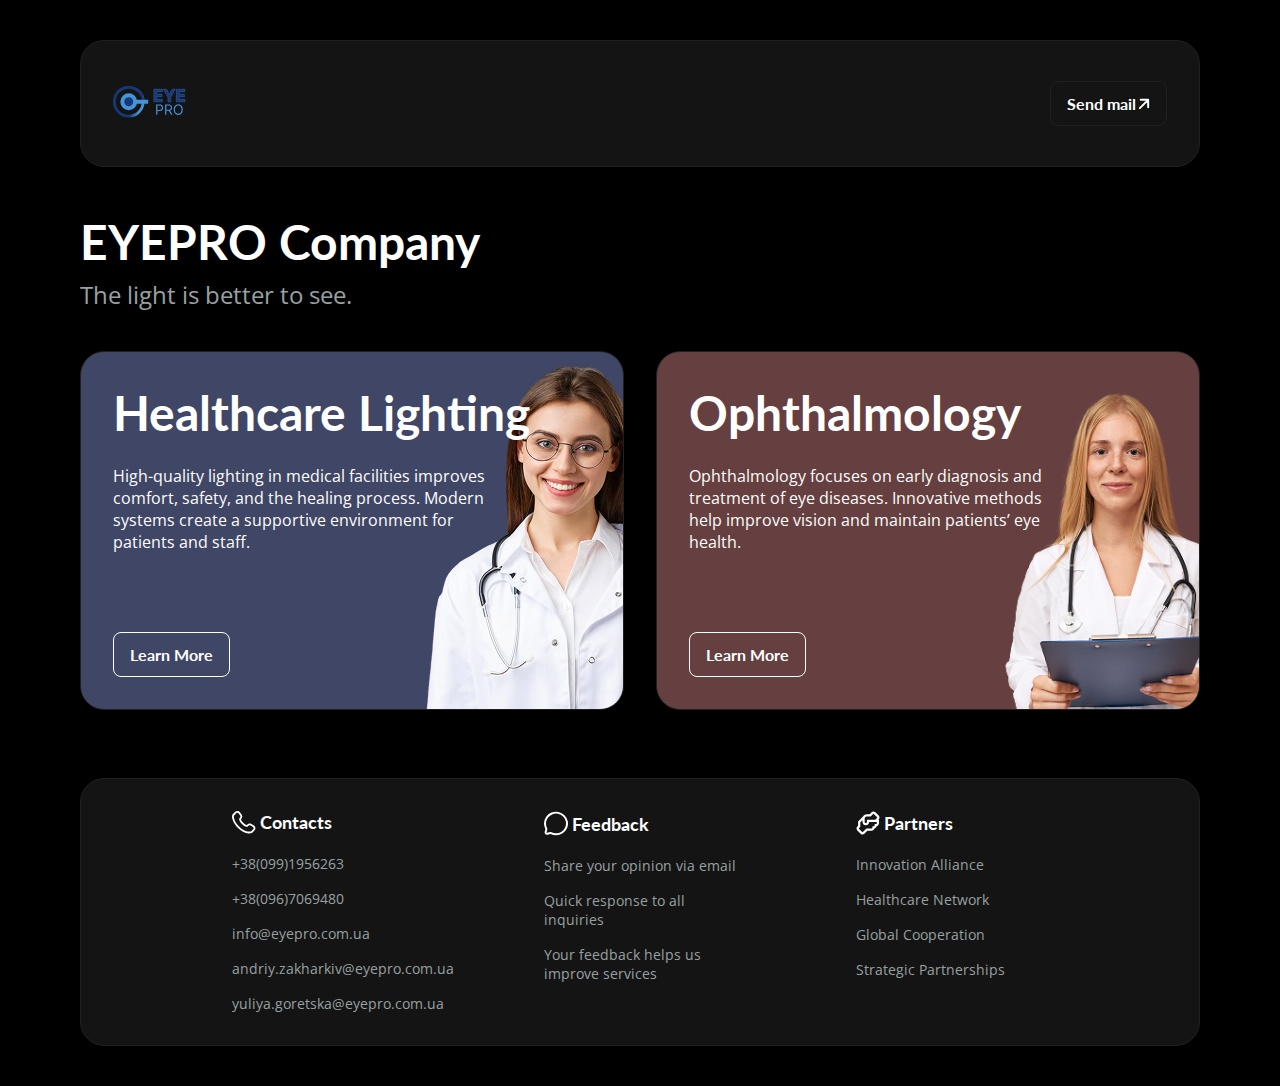
<file: index.html>
<!DOCTYPE html>
<html lang="en">

<head>
  <meta charset="UTF-8">
  <meta name="viewport" content="width=device-width, initial-scale=1.0">
  <link rel="preconnect" href="https://fonts.googleapis.com">
  <link rel="preconnect" href="https://fonts.gstatic.com" crossorigin>
  <link
    href="https://fonts.googleapis.com/css2?family=Lato:ital,wght@0,100;0,300;0,400;0,700;0,900;1,100;1,300;1,400;1,700;1,900&family=Open+Sans:ital,wght@0,300..800;1,300..800&display=swap"
    rel="stylesheet">
  <link rel="stylesheet" href="./style/style.css">
  <title>EYEPRO Company</title>
</head>

<body>
  <div class="container">
    <div class="header">
      <a href="./index.html" class="logo">
        <img class="logo desk" src="./images/logo_desk.svg" alt="logo">
        <img class="logo mob" src="./images/logo_mob.svg" alt="logo">
      </a>
      <a href="mailto:hr@softsvit.com" class="button transparent icon primary">
        <span>Send mail</span>
        <img class="icon" src="./images/icons/icon_arrow.svg" alt="arrow">
      </a>
    </div>
    <section class="content">
      <div class="title">
        EYEPRO Company
      </div>
      <div class="subtitle">
        The light is better to see.
      </div>
      <div class="cards_wrapper pair">
        <div class="card pair violet">
          <div class="title">Healthcare Lighting</div>
          <div class="description">High-quality lighting in medical facilities improves comfort, safety, and the healing
            process. Modern systems create a supportive environment for patients and staff.</div>
          <a class="button secondary transparent" href="./healthcare.html">Learn More</a>
          <img class="card_img" src="./images/cards/worker_1.png" alt="worker">
        </div>
        <div class="card pair burgundy">
          <div class="title">Ophthalmology</div>
          <div class="description">Ophthalmology focuses on early diagnosis and treatment of eye diseases. Innovative
            methods help improve vision and maintain patients’ eye health.</div>
          <a class="button secondary transparent" href="#">Learn More</a>
          <img class="card_img" src="./images/cards/worker_2.png" alt="worker">
        </div>
      </div>
    </section>
    <div class="footer">
      <div class="info">
        <div class="item">
          <div class="title">
            <img class="icon phone" src="./images/icons/phone.svg" alt="phone">
            <span>Contacts</span>
          </div>
          <div class="info_list">
            <div>+38(099)1956263</div>
            <div>+38(096)7069480</div>
            <div>info@eyepro.com.ua</div>
            <div>andriy.zakharkiv@eyepro.com.ua</div>
            <div>yuliya.goretska@eyepro.com.ua</div>
          </div>
        </div>
        <div class="item">
          <div class="title">
            <img class="icon phone" src="./images/icons/chat.svg" alt="chat">
            <span>Feedback</span>
          </div>
          <div class="info_list">
            <div>Share your opinion via email</div>
            <div>Quick response to all inquiries</div>
            <div>Your feedback helps us improve services</div>
          </div>
        </div>
        <div class="item">
          <div class="title">
            <img class="icon phone" src="./images/icons/hand_shaking.svg" alt="hand_shaking">
            <span>Partners</span>
          </div>
          <div class="info_list">
            <div>Innovation Alliance</div>
            <div>Healthcare Network</div>
            <div>Global Cooperation</div>
            <div>Strategic Partnerships</div>
          </div>
        </div>
      </div>
    </div>
  </div>
</body>

</html>
</file>
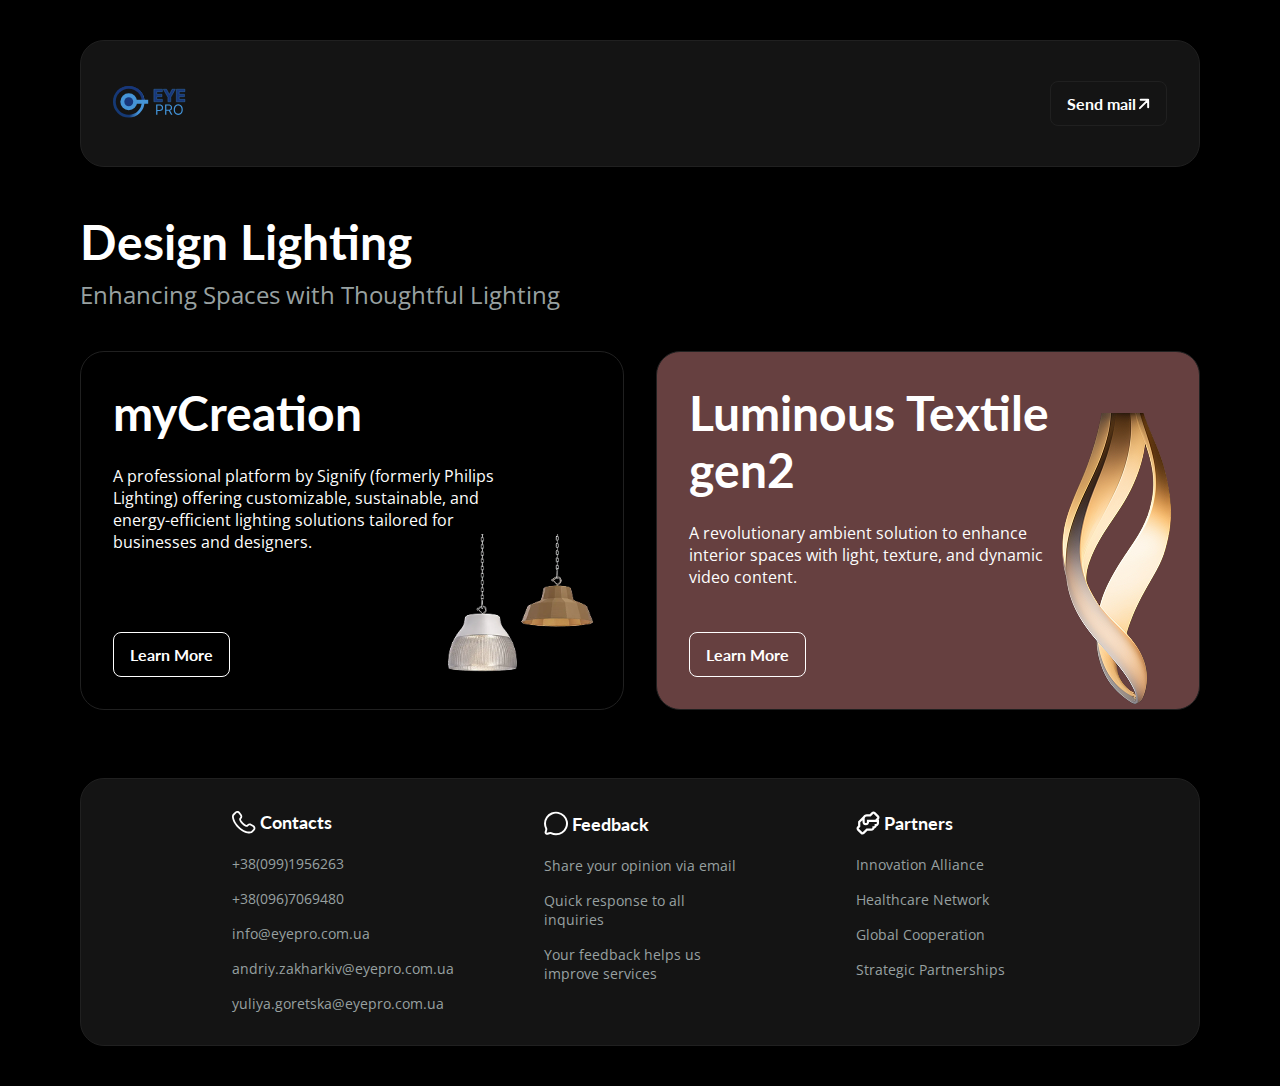
<file: design_lighting.html>
<!DOCTYPE html>
<html lang="en">

<head>
  <meta charset="UTF-8">
  <meta name="viewport" content="width=device-width, initial-scale=1.0">
  <link rel="preconnect" href="https://fonts.googleapis.com">
  <link rel="preconnect" href="https://fonts.gstatic.com" crossorigin>
  <link
    href="https://fonts.googleapis.com/css2?family=Lato:ital,wght@0,100;0,300;0,400;0,700;0,900;1,100;1,300;1,400;1,700;1,900&family=Open+Sans:ital,wght@0,300..800;1,300..800&display=swap"
    rel="stylesheet">
  <link rel="stylesheet" href="./style/style.css">
  <title>EYEPRO Company</title>
</head>

<body>
  <div class="container">
    <div class="header">
      <a href="./index.html" class="logo">
        <img class="logo desk" src="./images/logo_desk.svg" alt="logo">
        <img class="logo mob" src="./images/logo_mob.svg" alt="logo">
      </a>
      <a href="mailto:hr@softsvit.com" class="button transparent icon primary">
        <span>Send mail</span>
        <img class="icon" src="./images/icons/icon_arrow.svg" alt="arrow">
      </a>
    </div>
    <section class="content">
      <div class="title">
        Design Lighting
      </div>
      <div class="subtitle">
        Enhancing Spaces with Thoughtful Lighting
      </div>
      <div class="cards_wrapper pair">
        <div class="card pair brown2">
          <div class="title">myCreation</div>
          <div class="description">A professional platform by Signify (formerly Philips Lighting) offering customizable,
            sustainable, and energy-efficient lighting solutions tailored for businesses and designers.</div>
          <a class="button secondary transparent" href="./healthcare.html">Learn More</a>
          <img class="card_img top" src="./images/cards/lamp3.png" alt="lamp">
        </div>
        <div class="card pair burgundy">
          <div class="title">Luminous Textile <br> gen2</div>
          <div class="description">A revolutionary ambient solution to enhance interior spaces with light, texture, and
            dynamic video content.</div>
          <a class="button secondary transparent" href="#">Learn More</a>
          <img class="card_img luminous top" src="./images/cards/luminous.png" alt="luminous">
        </div>
      </div>
    </section>
    <div class="footer">
      <div class="info">
        <div class="item">
          <div class="title">
            <img class="icon phone" src="./images/icons/phone.svg" alt="phone">
            <span>Contacts</span>
          </div>
          <div class="info_list">
            <div>+38(099)1956263</div>
            <div>+38(096)7069480</div>
            <div>info@eyepro.com.ua</div>
            <div>andriy.zakharkiv@eyepro.com.ua</div>
            <div>yuliya.goretska@eyepro.com.ua</div>
          </div>
        </div>
        <div class="item">
          <div class="title">
            <img class="icon phone" src="./images/icons/chat.svg" alt="chat">
            <span>Feedback</span>
          </div>
          <div class="info_list">
            <div>Share your opinion via email</div>
            <div>Quick response to all inquiries</div>
            <div>Your feedback helps us improve services</div>
          </div>
        </div>
        <div class="item">
          <div class="title">
            <img class="icon phone" src="./images/icons/hand_shaking.svg" alt="hand_shaking">
            <span>Partners</span>
          </div>
          <div class="info_list">
            <div>Innovation Alliance</div>
            <div>Healthcare Network</div>
            <div>Global Cooperation</div>
            <div>Strategic Partnerships</div>
          </div>
        </div>
      </div>
    </div>
  </div>
</body>

</html>
</file>
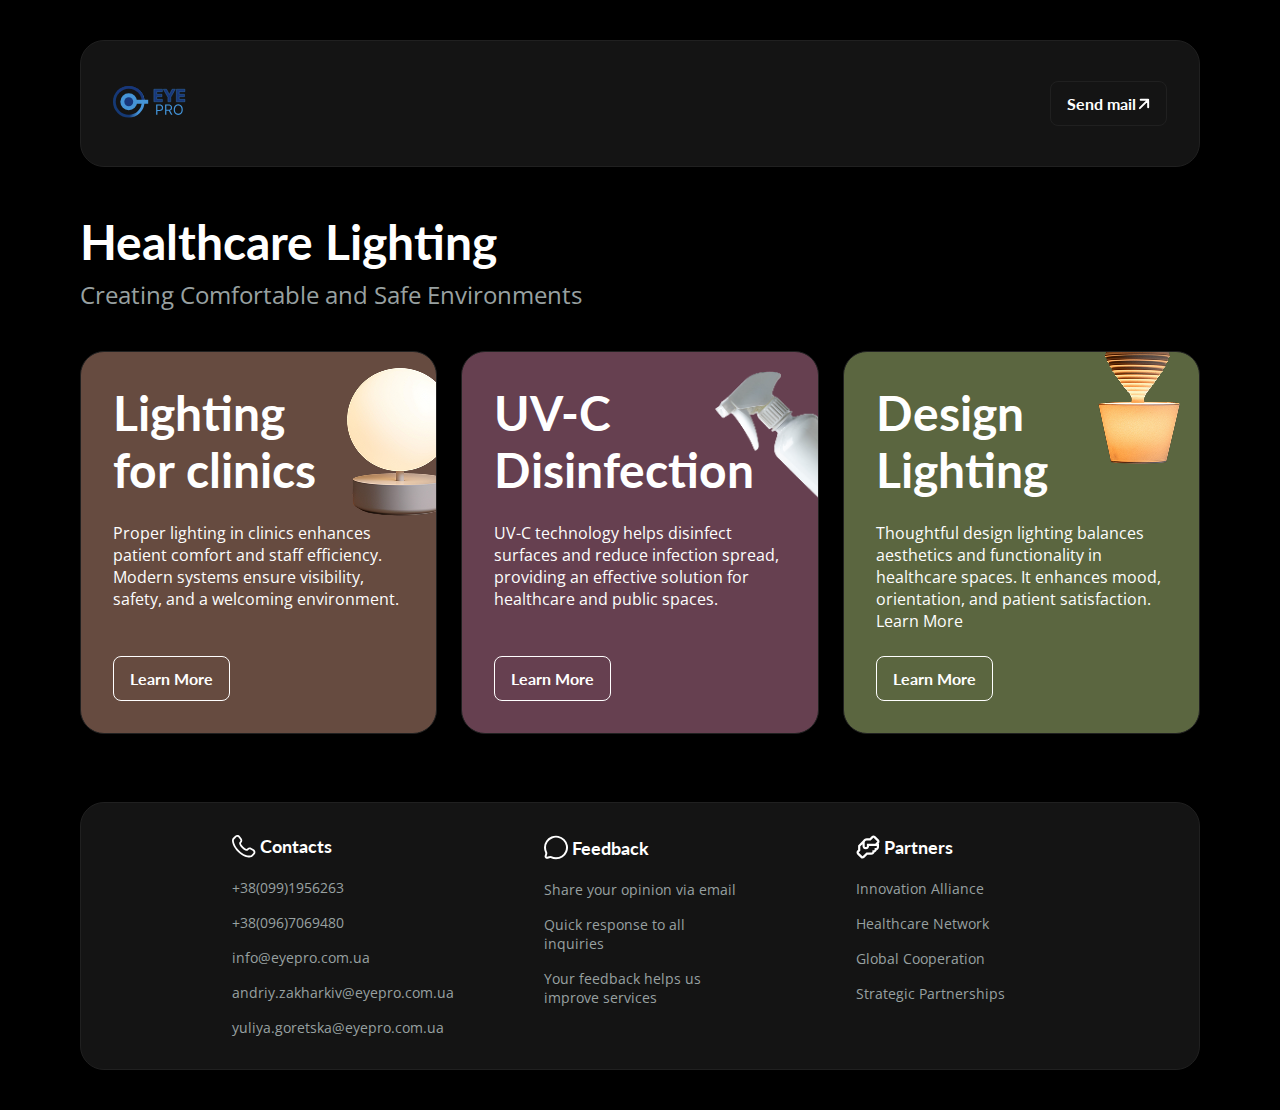
<file: healthcare.html>
<!DOCTYPE html>
<html lang="en">

<head>
  <meta charset="UTF-8">
  <meta name="viewport" content="width=device-width, initial-scale=1.0">
  <link rel="preconnect" href="https://fonts.googleapis.com">
  <link rel="preconnect" href="https://fonts.gstatic.com" crossorigin>
  <link
    href="https://fonts.googleapis.com/css2?family=Lato:ital,wght@0,100;0,300;0,400;0,700;0,900;1,100;1,300;1,400;1,700;1,900&family=Open+Sans:ital,wght@0,300..800;1,300..800&display=swap"
    rel="stylesheet">
  <link rel="stylesheet" href="./style/style.css">
  <title>EYEPRO Company</title>
</head>

<body>
  <div class="container">
    <div class="header">
      <a href="./index.html" class="logo">
        <img class="logo desk" src="./images/logo_desk.svg" alt="logo">
        <img class="logo mob" src="./images/logo_mob.svg" alt="logo">
      </a>
      <a href="mailto:hr@softsvit.com" class="button transparent icon primary">
        <span>Send mail</span>
        <img class="icon" src="./images/icons/icon_arrow.svg" alt="arrow">
      </a>
    </div>
    <section class="content">
      <div class="title">
        Healthcare Lighting
      </div>
      <div class="subtitle">
        Creating Comfortable and Safe Environments
      </div>
      <div class="cards_wrapper triple">
        <div class="card triple brown">
          <div class="title">Lighting <br> for clinics</div>
          <div class="description">Proper lighting in clinics enhances patient comfort and staff efficiency. Modern
            systems ensure visibility, safety, and a welcoming environment.</div>
          <a class="button secondary transparent" href="./lighting_for_clinics.html">Learn More</a>
          <img class="card_img lamp" src="./images/cards/lamp.png" alt="lamp">
        </div>
        <div class="card triple darkpink">
          <div class="title">UV-C <br> Disinfection</div>
          <div class="description">UV-C technology helps disinfect surfaces and reduce infection spread, providing an
            effective solution for healthcare and public spaces.</div>
          <a class="button secondary transparent" href="#">Learn More</a>
          <img class="card_img lamp" src="./images/cards/disinfection.png" alt="disinfection">
        </div>
        <div class="card triple green_300">
          <div class="title">Design <br> Lighting</div>
          <div class="description">Thoughtful design lighting balances aesthetics and functionality in healthcare
            spaces. It enhances mood, orientation, and patient satisfaction.
            Learn More</div>
          <a class="button secondary transparent" href="design_lighting.html">Learn More</a>
          <img class="card_img lamp2" src="./images/cards/lamp2.png" alt="lamp2">
        </div>
      </div>
    </section>
    <div class="footer">
      <div class="info">
        <div class="item">
          <div class="title">
            <img class="icon phone" src="./images/icons/phone.svg" alt="phone">
            <span>Contacts</span>
          </div>
          <div class="info_list">
            <div>+38(099)1956263</div>
            <div>+38(096)7069480</div>
            <div>info@eyepro.com.ua</div>
            <div>andriy.zakharkiv@eyepro.com.ua</div>
            <div>yuliya.goretska@eyepro.com.ua</div>
          </div>
        </div>
        <div class="item">
          <div class="title">
            <img class="icon phone" src="./images/icons/chat.svg" alt="chat">
            <span>Feedback</span>
          </div>
          <div class="info_list">
            <div>Share your opinion via email</div>
            <div>Quick response to all inquiries</div>
            <div>Your feedback helps us improve services</div>
          </div>
        </div>
        <div class="item">
          <div class="title">
            <img class="icon phone" src="./images/icons/hand_shaking.svg" alt="hand_shaking">
            <span>Partners</span>
          </div>
          <div class="info_list">
            <div>Innovation Alliance</div>
            <div>Healthcare Network</div>
            <div>Global Cooperation</div>
            <div>Strategic Partnerships</div>
          </div>
        </div>
      </div>
    </div>
  </div>
</body>

</html>
</file>
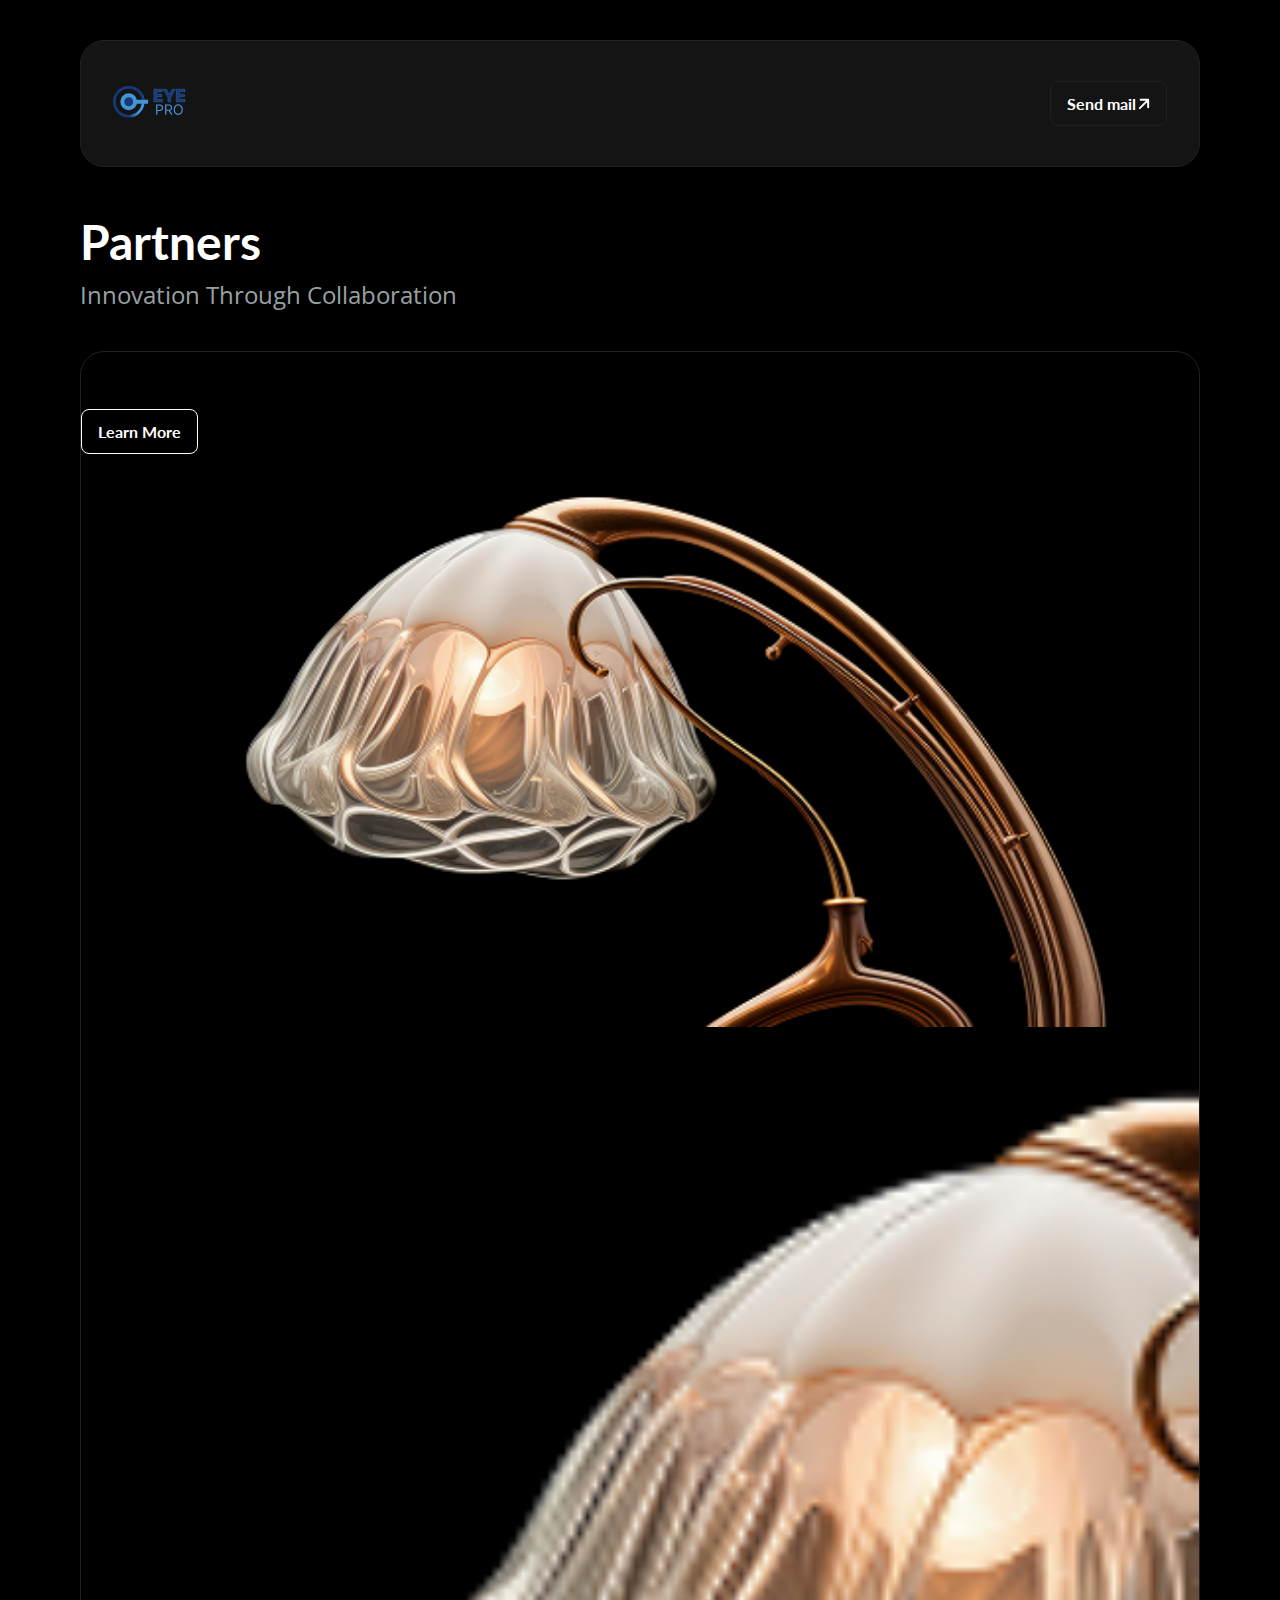
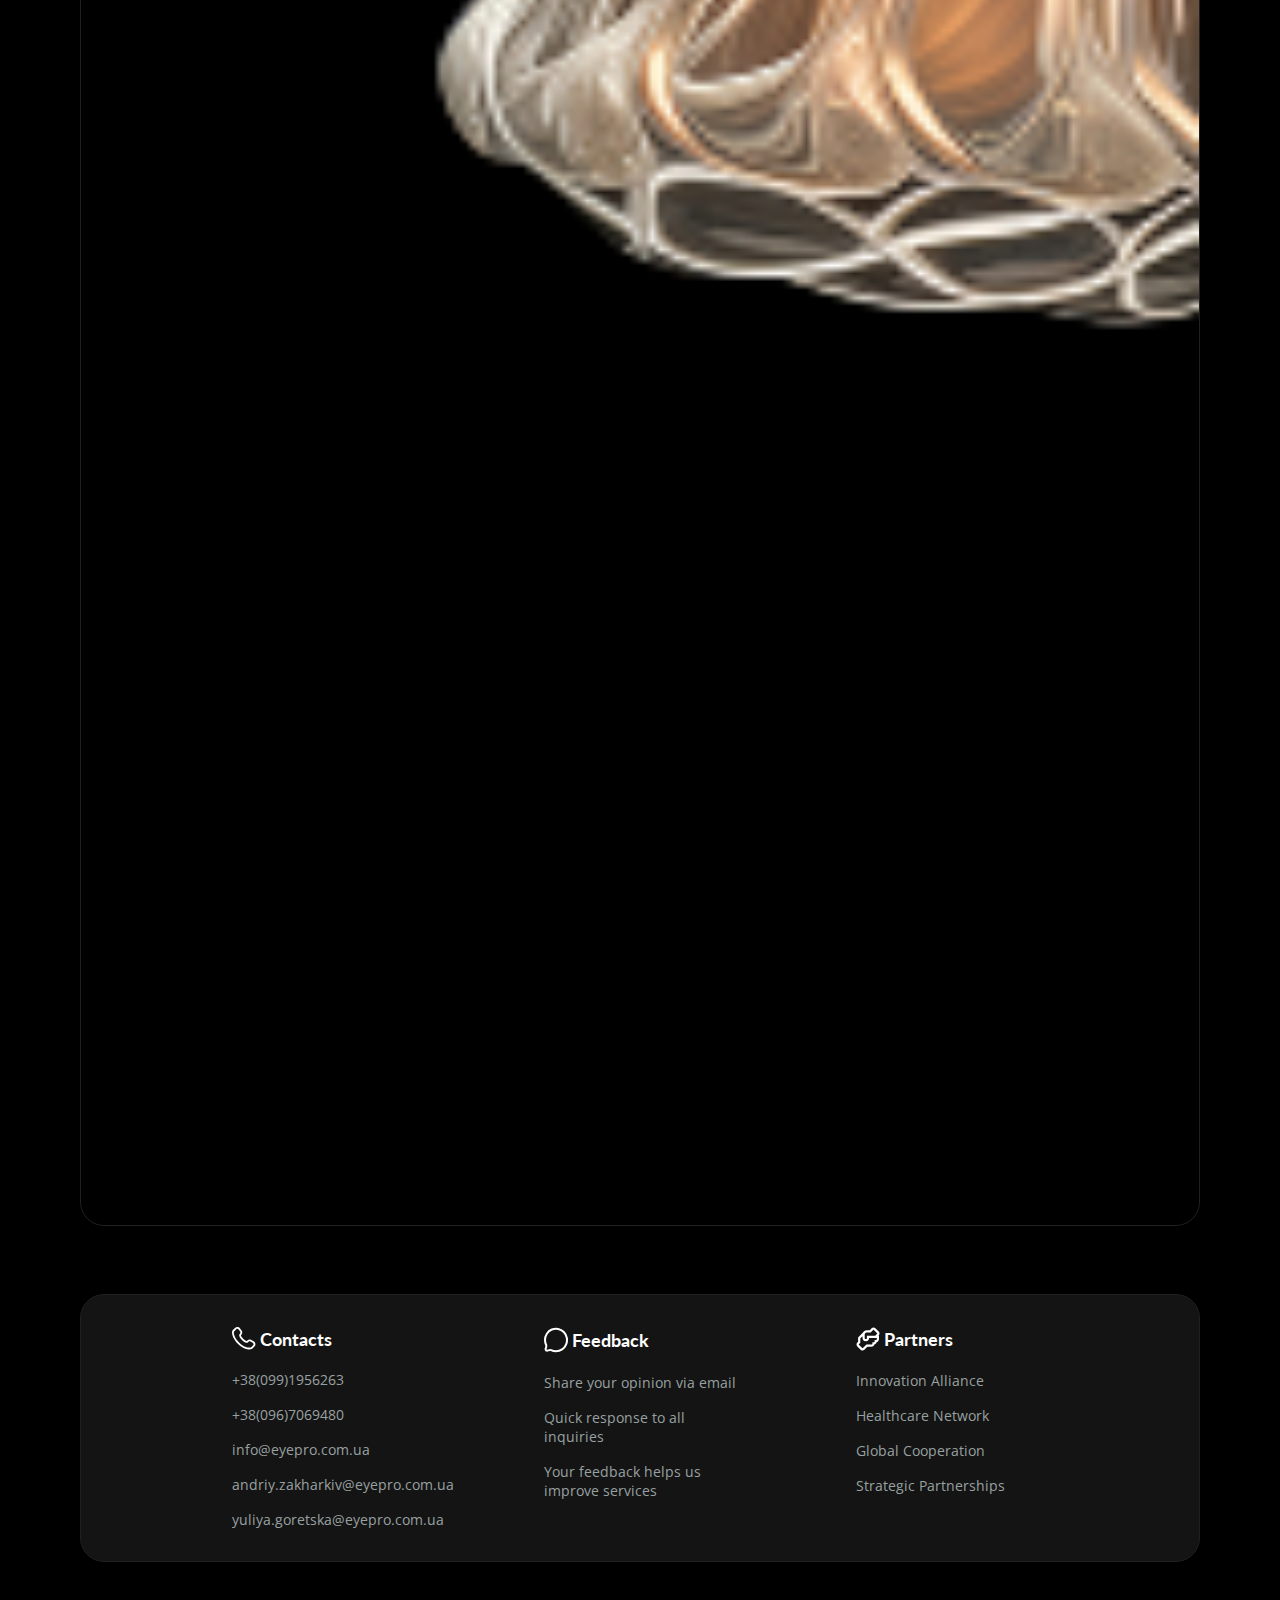
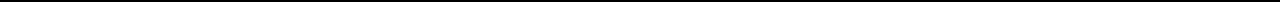
<file: partners.html>
<!DOCTYPE html>
<html lang="en">

<head>
  <meta charset="UTF-8">
  <meta name="viewport" content="width=device-width, initial-scale=1.0">
  <link rel="preconnect" href="https://fonts.googleapis.com">
  <link rel="preconnect" href="https://fonts.gstatic.com" crossorigin>
  <link
    href="https://fonts.googleapis.com/css2?family=Lato:ital,wght@0,100;0,300;0,400;0,700;0,900;1,100;1,300;1,400;1,700;1,900&family=Open+Sans:ital,wght@0,300..800;1,300..800&display=swap"
    rel="stylesheet">
  <link rel="stylesheet" href="./style/style.css">
  <title>EYEPRO Company</title>
</head>

<body>
  <div class="container">
    <div class="header">
      <a href="./index.html" class="logo">
        <img class="logo desk" src="./images/logo_desk.svg" alt="logo">
        <img class="logo mob" src="./images/logo_mob.svg" alt="logo">
      </a>
      <a href="mailto:hr@softsvit.com" class="button transparent icon primary">
        <span>Send mail</span>
        <img class="icon" src="./images/icons/icon_arrow.svg" alt="arrow">
      </a>
    </div>
    <section class="content">
      <div class="title">
        Partners
      </div>
      <div class="subtitle">
        Innovation Through Collaboration
      </div>
      <div class="cards_wrapper">
        <div class="card single green_400">
          <div class="title">Signify — Global Lighting Leaders</div>
          <div class="description">Signify is a global company headquartered in Eindhoven, Netherlands, specializing in
            lighting solutions for professionals, consumers, and the Internet of Things. Formerly Philips Lighting, the
            company was spun off from Philips in 2016 and rebranded as Signify in 2018. Key Highlights:</div>
          <a class="button secondary transparent" href="./healthcare.html">Learn More</a>
          <img class="card_img top desk" src="./images/cards/lamp4.png" alt="lamp">
          <img class="card_img top mob" src="./images/cards/lamp4_mob.png" alt="lamp">
        </div>
      </div>
    </section>
    <div class="footer">
      <div class="info">
        <div class="item">
          <div class="title">
            <img class="icon phone" src="./images/icons/phone.svg" alt="phone">
            <span>Contacts</span>
          </div>
          <div class="info_list">
            <div>+38(099)1956263</div>
            <div>+38(096)7069480</div>
            <div>info@eyepro.com.ua</div>
            <div>andriy.zakharkiv@eyepro.com.ua</div>
            <div>yuliya.goretska@eyepro.com.ua</div>
          </div>
        </div>
        <div class="item">
          <div class="title">
            <img class="icon phone" src="./images/icons/chat.svg" alt="chat">
            <span>Feedback</span>
          </div>
          <div class="info_list">
            <div>Share your opinion via email</div>
            <div>Quick response to all inquiries</div>
            <div>Your feedback helps us improve services</div>
          </div>
        </div>
        <div class="item">
          <div class="title">
            <img class="icon phone" src="./images/icons/hand_shaking.svg" alt="hand_shaking">
            <span>Partners</span>
          </div>
          <div class="info_list">
            <div>Innovation Alliance</div>
            <div>Healthcare Network</div>
            <div>Global Cooperation</div>
            <div>Strategic Partnerships</div>
          </div>
        </div>
      </div>
    </div>
  </div>
</body>

</html>
</file>
<file: style/style.css>
* {
  margin: 0;
  padding: 0;
  box-sizing: border-box;
}

body {
  font-family: "Lato", sans-serif;
  font-size: 16px;
  background: #000000;
}
body .container {
  max-width: 1440px;
  margin: 0 auto;
  padding: 40px 80px;
}
body .header {
  display: flex;
  justify-content: space-between;
  align-items: center;
  background: #141414;
  border-radius: 24px;
  border: 1px solid #202020;
  padding: 40px 32px;
}
body .header .logo.mob {
  display: none;
}
body .content {
  margin-top: 46px;
}
body .content > .title {
  font-size: 48px;
  font-weight: bold;
  color: #ffffff;
  margin-bottom: 8px;
}
body .content > .subtitle {
  font-family: "Open Sans", sans-serif;
  font-size: 24px;
  color: #98A1A1;
}
body .content .cards_wrapper {
  display: flex;
  flex-wrap: wrap;
  margin-top: 40px;
}
body .content .cards_wrapper.pair {
  gap: 32px;
}
body .content .cards_wrapper.triple {
  gap: 24px;
}
body .content .card {
  display: flex;
  flex-direction: column;
  position: relative;
  border-radius: 24px;
  overflow: hidden;
  border: 1px solid #202020;
}
body .content .card.violet {
  background: rgba(159, 175, 255, 0.4);
}
body .content .card.burgundy {
  background: rgba(255, 159, 160, 0.4);
}
body .content .card.brown {
  background: rgba(255, 187, 159, 0.4);
}
body .content .card.darkpink {
  background: rgba(255, 159, 200, 0.4);
}
body .content .card.green_300 {
  background: rgba(228, 255, 159, 0.4);
}
body .content .card .title,
body .content .card .description {
  position: relative;
  z-index: 1;
}
body .content .card .button {
  margin-top: auto;
}
body .content .card.pair {
  padding: 32px;
  min-width: 500px;
  flex: 1;
  min-height: 359px;
}
body .content .card.pair .title {
  font-size: 48px;
  color: #ffffff;
  font-weight: bold;
}
body .content .card.pair .description {
  font-size: 16px;
  font-family: "Open Sans", sans-serif;
  margin: 24px 0 15px;
  color: #FDFDFD;
  max-width: 382px;
}
body .content .card.pair .card_img {
  position: absolute;
  right: 0;
  bottom: 0;
  max-width: 222px;
  -o-object-fit: contain;
     object-fit: contain;
}
body .content .card.triple {
  padding: 32px;
  flex: 1;
  min-width: 330px;
}
body .content .card.triple .title {
  font-size: 48px;
  color: #ffffff;
  font-weight: bold;
}
body .content .card.triple .description {
  font-size: 16px;
  font-family: "Open Sans", sans-serif;
  margin: 24px 0;
  color: #FDFDFD;
  max-width: 341px;
}
body .content .card.triple .card_img {
  position: absolute;
  right: 0;
  top: 0;
  -o-object-fit: contain;
     object-fit: contain;
}
body .content .card.triple .card_img.lamp {
  max-width: 115px;
}
body .content .card.triple .card_img.disinfection {
  max-width: 121px;
}
body .content .card.triple .card_img .lamp2 {
  max-width: 118px;
}
body .footer {
  margin-top: 68px;
  border-radius: 24px;
  background: #141414;
  border: 1px solid #202020;
  padding: 32px;
}
body .footer .info {
  display: flex;
  justify-content: space-around;
  flex-wrap: wrap;
  gap: 40px 120px;
  max-width: 816px;
  margin: 0 auto;
}
body .footer .info .item {
  min-width: 192px;
  max-width: 192px;
}
body .footer .info .item .title {
  display: flex;
  align-items: center;
  gap: 4px;
  font-size: 18px;
  font-weight: 700;
  color: #ffffff;
}
body .footer .info .item .title .icon {
  width: 22px;
}
body .footer .info .item .title .icon.phone {
  width: 24px;
}
body .footer .info .item .info_list {
  display: flex;
  flex-direction: column;
  gap: 16px;
  font-family: "Open Sans", sans-serif;
  color: #98A1A1;
  font-size: 14px;
  margin-top: 20px;
}
body .button {
  display: flex;
  align-items: center;
  padding: 12px 16px;
  border-radius: 8px;
  text-decoration: none;
  color: #ffffff;
  cursor: pointer;
  font-weight: bold;
  width: -moz-fit-content;
  width: fit-content;
}
body .button.transparent {
  background: transparent;
}
body .button.primary {
  border: 1px solid #202020;
}
body .button.secondary {
  border: 1px solid #ffffff;
}
body .button.white {
  background: white;
}
body .button.round {
  border-radius: 50%;
}
body .button.icon {
  gap: 2px;
}
@media screen and (max-width: 768px) {
  body .container {
    padding: 24px;
  }
  body .content .card.pair {
    padding: 16px;
  }
}
@media screen and (max-width: 576px) {
  body .header {
    padding: 18px 24px;
  }
  body .header .logo.desk {
    display: none;
  }
  body .header .logo.mob {
    display: block;
  }
  body .content {
    margin-top: 24px;
  }
  body .content > .title {
    font-size: 24px;
  }
  body .content > .subtitle {
    font-size: 16px;
  }
  body .content .cards_wrapper {
    margin-top: 16px;
  }
  body .content .cards_wrapper.pair, body .content .cards_wrapper.triple {
    gap: 16px;
  }
  body .content .card.pair, body .content .card.triple {
    min-width: 100%;
  }
  body .content .card.pair {
    min-height: 216px;
    padding: 16px 70px 16px 16px;
  }
  body .content .card.pair .card_img {
    max-width: 132px;
  }
  body .content .card.pair .title {
    font-size: 24px;
  }
  body .content .card.pair .description {
    margin: 8px 0 15px;
    font-size: 10px;
    max-width: 206px;
  }
  body .content .card.triple .title {
    font-size: 24px;
  }
  body .content .card.triple .description {
    font-size: 12px;
    max-width: 191px;
  }
  body .footer {
    margin-top: 24px;
  }
}/*# sourceMappingURL=style.css.map */
</file>
